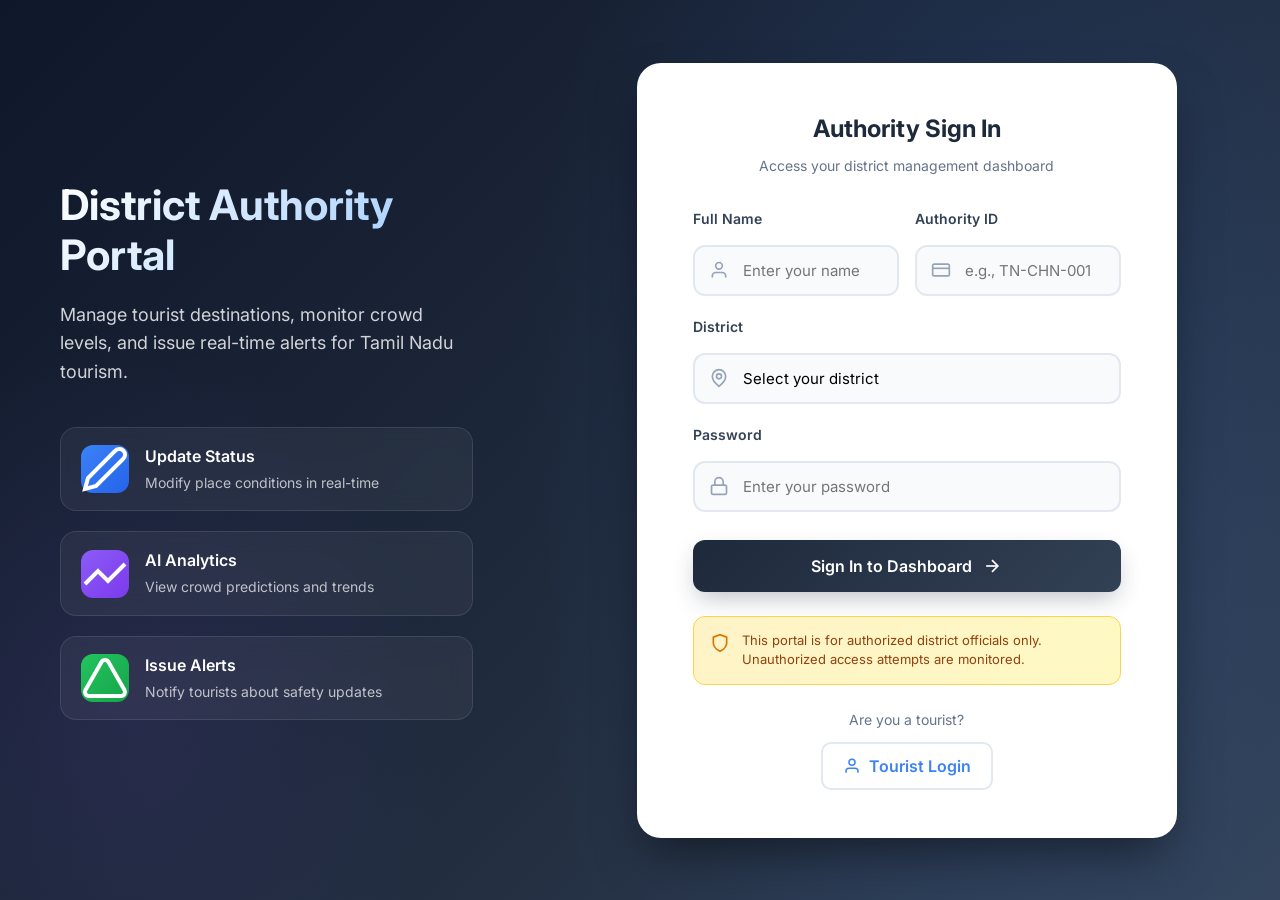
<file: authority-dashboard.html>
<!DOCTYPE html>
<html lang="en">

<head>
    <meta charset="UTF-8">
    <meta name="viewport" content="width=device-width, initial-scale=1.0">
    <title>Authority Dashboard - Tamil Nadu Tourism</title>
    <meta name="description" content="District Authority Dashboard for Tamil Nadu Tourism.">
    <link rel="preconnect" href="https://fonts.googleapis.com">
    <link rel="preconnect" href="https://fonts.gstatic.com" crossorigin>
    <link href="https://fonts.googleapis.com/css2?family=Inter:wght@400;500;600;700&display=swap" rel="stylesheet">
    <link rel="stylesheet" href="css/variables.css">
    <link rel="stylesheet" href="css/base.css">
    <link rel="stylesheet" href="css/components.css">
    <link rel="stylesheet" href="css/layout.css">
    <link rel="stylesheet" href="css/pages.css">
    <style>
        .dashboard-page {
            min-height: 100vh;
            background: linear-gradient(135deg, #f8fafc 0%, #eff6ff 50%, #f1f5f9 100%);
        }

        .dashboard-header {
            background: linear-gradient(135deg, #1e293b 0%, #0f172a 100%);
            color: white;
            box-shadow: 0 10px 40px -10px rgba(0, 0, 0, 0.3);
        }

        .dashboard-header .container {
            display: flex;
            align-items: center;
            justify-content: space-between;
            padding: 24px 0;
        }

        .dashboard-brand {
            display: flex;
            align-items: center;
            gap: 16px;
        }

        .dashboard-brand-icon {
            width: 52px;
            height: 52px;
            background: rgba(255, 255, 255, 0.15);
            backdrop-filter: blur(10px);
            border-radius: 14px;
            display: flex;
            align-items: center;
            justify-content: center;
        }

        .dashboard-brand-icon svg {
            width: 28px;
            height: 28px;
            color: white;
        }

        .dashboard-brand h1 {
            font-size: 24px;
            font-weight: 600;
        }

        .dashboard-brand p {
            font-size: 14px;
            opacity: 0.8;
        }

        .dashboard-actions {
            display: flex;
            align-items: center;
            gap: 12px;
        }

        .dashboard-btn {
            display: flex;
            align-items: center;
            gap: 8px;
            padding: 12px 16px;
            background: rgba(255, 255, 255, 0.1);
            border: none;
            border-radius: 12px;
            color: white;
            font-size: 14px;
            font-weight: 500;
            cursor: pointer;
            transition: all 0.2s;
            text-decoration: none;
        }

        .dashboard-btn:hover {
            background: rgba(255, 255, 255, 0.2);
        }

        .dashboard-btn svg {
            width: 20px;
            height: 20px;
        }

        .dashboard-btn.icon-only {
            padding: 12px;
            position: relative;
        }

        .notification-dot {
            position: absolute;
            top: 8px;
            right: 8px;
            width: 8px;
            height: 8px;
            background: #ef4444;
            border-radius: 50%;
        }

        /* Stats Grid */
        .stats-grid {
            display: grid;
            grid-template-columns: repeat(4, 1fr);
            gap: 24px;
            margin-bottom: 40px;
        }

        @media (max-width: 1024px) {
            .stats-grid {
                grid-template-columns: repeat(2, 1fr);
            }
        }

        @media (max-width: 640px) {
            .stats-grid {
                grid-template-columns: 1fr;
            }
        }

        .stat-card {
            border-radius: 20px;
            padding: 28px;
            box-shadow: 0 10px 30px -10px rgba(0, 0, 0, 0.1);
            border: 2px solid white;
        }

        .stat-card.red {
            background: linear-gradient(135deg, #fef2f2 0%, #fee2e2 100%);
        }

        .stat-card.amber {
            background: linear-gradient(135deg, #fffbeb 0%, #fef3c7 100%);
        }

        .stat-card.blue {
            background: linear-gradient(135deg, #eff6ff 0%, #dbeafe 100%);
        }

        .stat-card.purple {
            background: linear-gradient(135deg, #faf5ff 0%, #f3e8ff 100%);
        }

        .stat-card-icon {
            width: 52px;
            height: 52px;
            border-radius: 14px;
            display: flex;
            align-items: center;
            justify-content: center;
            margin-bottom: 20px;
        }

        .stat-card-icon svg {
            width: 26px;
            height: 26px;
            color: white;
        }

        .stat-card.red .stat-card-icon {
            background: linear-gradient(135deg, #ef4444, #dc2626);
        }

        .stat-card.amber .stat-card-icon {
            background: linear-gradient(135deg, #f59e0b, #d97706);
        }

        .stat-card.blue .stat-card-icon {
            background: linear-gradient(135deg, #3b82f6, #2563eb);
        }

        .stat-card.purple .stat-card-icon {
            background: linear-gradient(135deg, #8b5cf6, #7c3aed);
        }

        .stat-card-value {
            font-size: 32px;
            font-weight: 700;
            color: #1e293b;
            margin-bottom: 8px;
        }

        .stat-card-label {
            font-size: 15px;
            color: #475569;
            margin-bottom: 4px;
        }

        .stat-card-change {
            font-size: 13px;
            color: #64748b;
        }

        /* Quick Actions */
        .section-title {
            font-size: 24px;
            font-weight: 600;
            color: #1e293b;
            margin-bottom: 20px;
        }

        .actions-grid {
            display: grid;
            grid-template-columns: repeat(2, 1fr);
            gap: 24px;
            margin-bottom: 40px;
        }

        @media (max-width: 768px) {
            .actions-grid {
                grid-template-columns: 1fr;
            }
        }

        .action-card {
            background: white;
            border-radius: 20px;
            padding: 36px;
            box-shadow: 0 10px 30px -10px rgba(0, 0, 0, 0.1);
            cursor: pointer;
            transition: all 0.3s ease;
            text-decoration: none;
            color: inherit;
            display: block;
        }

        .action-card:hover {
            transform: translateY(-8px);
            box-shadow: 0 25px 50px -15px rgba(0, 0, 0, 0.15);
        }

        .action-card-icon {
            width: 68px;
            height: 68px;
            border-radius: 18px;
            display: flex;
            align-items: center;
            justify-content: center;
            margin-bottom: 24px;
            transition: transform 0.3s ease;
        }

        .action-card:hover .action-card-icon {
            transform: scale(1.1);
        }

        .action-card-icon svg {
            width: 32px;
            height: 32px;
            color: white;
        }

        .action-card-icon.blue {
            background: linear-gradient(135deg, #3b82f6, #2563eb);
        }

        .action-card-icon.purple {
            background: linear-gradient(135deg, #8b5cf6, #7c3aed);
        }

        .action-card-title {
            font-size: 20px;
            font-weight: 600;
            color: #1e293b;
            margin-bottom: 8px;
            transition: color 0.2s;
        }

        .action-card:hover .action-card-title {
            color: #3b82f6;
        }

        .action-card-desc {
            font-size: 15px;
            color: #64748b;
        }

        /* Recent Updates */
        .updates-card {
            background: white;
            border-radius: 20px;
            padding: 32px;
            box-shadow: 0 10px 30px -10px rgba(0, 0, 0, 0.1);
            margin-bottom: 32px;
        }

        .updates-card h2 {
            font-size: 24px;
            font-weight: 600;
            color: #1e293b;
            margin-bottom: 24px;
        }

        .update-item {
            display: flex;
            align-items: center;
            justify-content: space-between;
            padding: 18px 20px;
            background: #f8fafc;
            border-radius: 14px;
            margin-bottom: 12px;
            transition: background 0.2s;
        }

        .update-item:last-child {
            margin-bottom: 0;
        }

        .update-item:hover {
            background: #f1f5f9;
        }

        .update-item-left {
            display: flex;
            align-items: center;
            gap: 16px;
        }

        .update-item-icon {
            width: 24px;
            height: 24px;
        }

        .update-item-icon.success {
            color: #22c55e;
        }

        .update-item-icon.warning {
            color: #f59e0b;
        }

        .update-item-text h4 {
            font-size: 15px;
            font-weight: 600;
            color: #1e293b;
            margin-bottom: 2px;
        }

        .update-item-text p {
            font-size: 13px;
            color: #64748b;
        }

        .update-item-time {
            font-size: 13px;
            color: #94a3b8;
        }

        /* Info Banner */
        .info-banner {
            background: linear-gradient(135deg, #3b82f6 0%, #8b5cf6 100%);
            border-radius: 20px;
            padding: 32px;
            color: white;
            display: flex;
            gap: 20px;
            box-shadow: 0 20px 40px -15px rgba(59, 130, 246, 0.4);
        }

        .info-banner-icon {
            width: 52px;
            height: 52px;
            background: rgba(255, 255, 255, 0.2);
            backdrop-filter: blur(10px);
            border-radius: 14px;
            display: flex;
            align-items: center;
            justify-content: center;
            flex-shrink: 0;
        }

        .info-banner-icon svg {
            width: 26px;
            height: 26px;
        }

        .info-banner h3 {
            font-size: 20px;
            font-weight: 600;
            margin-bottom: 8px;
        }

        .info-banner p {
            font-size: 15px;
            opacity: 0.9;
            line-height: 1.6;
        }

        /* ================================
           MOBILE RESPONSIVE STYLES
        ================================ */

        @media (max-width: 768px) {
            .dashboard-header .container {
                padding: 16px 0;
                flex-wrap: wrap;
                gap: 12px;
            }

            .dashboard-brand {
                gap: 12px;
            }

            .dashboard-brand-icon {
                width: 40px;
                height: 40px;
                border-radius: 10px;
            }

            .dashboard-brand-icon svg {
                width: 20px;
                height: 20px;
            }

            .dashboard-brand h1 {
                font-size: 18px;
            }

            .dashboard-brand p {
                font-size: 12px;
            }

            .dashboard-actions {
                gap: 8px;
            }

            .dashboard-btn {
                padding: 10px 12px;
                font-size: 13px;
                border-radius: 10px;
            }

            .dashboard-btn svg {
                width: 18px;
                height: 18px;
            }

            .dashboard-btn span {
                display: none;
            }

            .dashboard-btn.icon-only {
                padding: 10px;
            }

            /* Stats Grid Mobile */
            .stats-grid {
                gap: 12px;
                margin-bottom: 24px;
            }

            .stat-card {
                padding: 18px;
                border-radius: 16px;
            }

            .stat-card-icon {
                width: 40px;
                height: 40px;
                border-radius: 10px;
                margin-bottom: 12px;
            }

            .stat-card-icon svg {
                width: 20px;
                height: 20px;
            }

            .stat-card-value {
                font-size: 24px;
                margin-bottom: 4px;
            }

            .stat-card-label {
                font-size: 13px;
            }

            .stat-card-change {
                font-size: 11px;
            }

            /* Section Title Mobile */
            .section-title {
                font-size: 18px;
                margin-bottom: 14px;
            }

            /* Actions Grid Mobile */
            .actions-grid {
                gap: 12px;
                margin-bottom: 24px;
            }

            .action-card {
                padding: 20px;
                border-radius: 16px;
            }

            .action-card-icon {
                width: 48px;
                height: 48px;
                border-radius: 12px;
                margin-bottom: 14px;
            }

            .action-card-icon svg {
                width: 24px;
                height: 24px;
            }

            .action-card-title {
                font-size: 16px;
                margin-bottom: 4px;
            }

            .action-card-desc {
                font-size: 13px;
            }

            /* Updates Card Mobile */
            .updates-card {
                padding: 18px;
                border-radius: 16px;
                margin-bottom: 20px;
            }

            .updates-card h2 {
                font-size: 18px;
                margin-bottom: 14px;
            }

            .update-item {
                padding: 12px 14px;
                border-radius: 10px;
                margin-bottom: 8px;
            }

            .update-item-left {
                gap: 10px;
            }

            .update-item-icon {
                width: 20px;
                height: 20px;
            }

            .update-item-text h4 {
                font-size: 13px;
            }

            .update-item-text p {
                font-size: 11px;
            }

            .update-item-time {
                font-size: 11px;
            }

            /* Info Banner Mobile */
            .info-banner {
                padding: 18px;
                border-radius: 16px;
                flex-direction: column;
                gap: 14px;
            }

            .info-banner-icon {
                width: 40px;
                height: 40px;
                border-radius: 10px;
            }

            .info-banner-icon svg {
                width: 20px;
                height: 20px;
            }

            .info-banner h3 {
                font-size: 16px;
                margin-bottom: 6px;
            }

            .info-banner p {
                font-size: 13px;
                line-height: 1.5;
            }
        }

        @media (max-width: 480px) {
            .dashboard-brand h1 {
                font-size: 16px;
            }

            .stat-card-value {
                font-size: 20px;
            }

            .action-card {
                padding: 16px;
            }

            .action-card-icon {
                width: 40px;
                height: 40px;
            }

            .action-card-icon svg {
                width: 20px;
                height: 20px;
            }
        }
    </style>
</head>

<body>
    <div class="dashboard-page">
        <!-- Header -->
        <div class="dashboard-header">
            <div class="container">
                <div class="dashboard-brand">
                    <div class="dashboard-brand-icon">
                        <svg viewBox="0 0 24 24" fill="none" stroke="currentColor" stroke-width="2">
                            <rect width="7" height="9" x="3" y="3" rx="1"></rect>
                            <rect width="7" height="5" x="14" y="3" rx="1"></rect>
                            <rect width="7" height="9" x="14" y="12" rx="1"></rect>
                            <rect width="7" height="5" x="3" y="16" rx="1"></rect>
                        </svg>
                    </div>
                    <div>
                        <h1>District Authority Dashboard</h1>
                        <p id="auth-district-display">Chennai District • Tamil Nadu Tourism</p>
                    </div>
                </div>
                <div class="dashboard-actions">
                    <button class="dashboard-btn icon-only">
                        <svg viewBox="0 0 24 24" fill="none" stroke="currentColor" stroke-width="2">
                            <path d="M6 8a6 6 0 0 1 12 0c0 7 3 9 3 9H3s3-2 3-9"></path>
                            <path d="M10.3 21a1.94 1.94 0 0 0 3.4 0"></path>
                        </svg>
                        <span class="notification-dot"></span>
                    </button>
                    <a href="login.html" class="dashboard-btn" onclick="sessionStorage.clear()">
                        <svg viewBox="0 0 24 24" fill="none" stroke="currentColor" stroke-width="2">
                            <path d="M9 21H5a2 2 0 0 1-2-2V5a2 2 0 0 1 2-2h4"></path>
                            <polyline points="16 17 21 12 16 7"></polyline>
                            <line x1="21" x2="9" y1="12" y2="12"></line>
                        </svg>
                        <span>Logout</span>
                    </a>
                </div>
            </div>
        </div>

        <div class="container py-6">
            <!-- Welcome Message -->
            <div style="margin-bottom: 32px;">
                <h2 style="font-size: 28px; font-weight: 600; color: #1e293b; margin-bottom: 4px;">Welcome back, <span
                        id="auth-name-display">Authority</span>!</h2>
                <p style="font-size: 15px; color: #64748b;">Authority ID: <strong
                        id="auth-id-display">TN-XXX-000</strong></p>
            </div>

            <!-- Stats Grid -->
            <div class="stats-grid">
                <div class="stat-card red">
                    <div class="stat-card-icon">
                        <svg viewBox="0 0 24 24" fill="none" stroke="currentColor" stroke-width="2">
                            <path d="m21.73 18-8-14a2 2 0 0 0-3.48 0l-8 14A2 2 0 0 0 4 21h16a2 2 0 0 0 1.73-3Z"></path>
                            <path d="M12 9v4"></path>
                            <path d="M12 17h.01"></path>
                        </svg>
                    </div>
                    <div class="stat-card-value">3</div>
                    <div class="stat-card-label">Active Alerts</div>
                    <div class="stat-card-change">+1 today</div>
                </div>

                <div class="stat-card amber">
                    <div class="stat-card-icon">
                        <svg viewBox="0 0 24 24" fill="none" stroke="currentColor" stroke-width="2">
                            <path d="M16 21v-2a4 4 0 0 0-4-4H6a4 4 0 0 0-4 4v2"></path>
                            <circle cx="9" cy="7" r="4"></circle>
                            <path d="M22 21v-2a4 4 0 0 0-3-3.87"></path>
                            <path d="M16 3.13a4 4 0 0 1 0 7.75"></path>
                        </svg>
                    </div>
                    <div class="stat-card-value">Medium</div>
                    <div class="stat-card-label">Avg Crowd Level</div>
                    <div class="stat-card-change">Stable</div>
                </div>

                <div class="stat-card blue">
                    <div class="stat-card-icon">
                        <svg viewBox="0 0 24 24" fill="none" stroke="currentColor" stroke-width="2">
                            <path d="M17.5 19H9a7 7 0 1 1 6.71-9h1.79a4.5 4.5 0 1 1 0 9Z"></path>
                        </svg>
                    </div>
                    <div class="stat-card-value">Low</div>
                    <div class="stat-card-label">Weather Risk</div>
                    <div class="stat-card-change">All clear</div>
                </div>

                <div class="stat-card purple">
                    <div class="stat-card-icon">
                        <svg viewBox="0 0 24 24" fill="none" stroke="currentColor" stroke-width="2">
                            <polyline points="22 7 13.5 15.5 8.5 10.5 2 17"></polyline>
                            <polyline points="16 7 22 7 22 13"></polyline>
                        </svg>
                    </div>
                    <div class="stat-card-value">2</div>
                    <div class="stat-card-label">AI Warnings</div>
                    <div class="stat-card-change">Crowd surge predicted</div>
                </div>
            </div>

            <!-- Quick Actions -->
            <h2 class="section-title">Quick Actions</h2>
            <div class="actions-grid">
                <a href="update-status.html" class="action-card">
                    <div class="action-card-icon blue">
                        <svg viewBox="0 0 24 24" fill="none" stroke="currentColor" stroke-width="2">
                            <path d="M17 3a2.85 2.83 0 1 1 4 4L7.5 20.5 2 22l1.5-5.5Z"></path>
                            <path d="m15 5 4 4"></path>
                        </svg>
                    </div>
                    <h3 class="action-card-title">Update Place Status</h3>
                    <p class="action-card-desc">Modify tourist place conditions and capacity</p>
                </a>

                <a href="monitor-analytics.html" class="action-card">
                    <div class="action-card-icon purple">
                        <svg viewBox="0 0 24 24" fill="none" stroke="currentColor" stroke-width="2">
                            <line x1="12" x2="12" y1="20" y2="10"></line>
                            <line x1="18" x2="18" y1="20" y2="4"></line>
                            <line x1="6" x2="6" y1="20" y2="16"></line>
                        </svg>
                    </div>
                    <h3 class="action-card-title">Monitor & Analytics</h3>
                    <p class="action-card-desc">View crowd trends and AI predictions</p>
                </a>
            </div>

            <!-- Recent Updates -->
            <div class="updates-card">
                <h2>Recent Updates</h2>

                <div class="update-item">
                    <div class="update-item-left">
                        <svg class="update-item-icon success" viewBox="0 0 24 24" fill="none" stroke="currentColor"
                            stroke-width="2">
                            <path d="M22 11.08V12a10 10 0 1 1-5.93-9.14"></path>
                            <polyline points="22 4 12 14.01 9 11.01"></polyline>
                        </svg>
                        <div class="update-item-text">
                            <h4>Meenakshi Temple</h4>
                            <p>Updated</p>
                        </div>
                    </div>
                    <span class="update-item-time">10 min ago</span>
                </div>

                <div class="update-item">
                    <div class="update-item-left">
                        <svg class="update-item-icon warning" viewBox="0 0 24 24" fill="none" stroke="currentColor"
                            stroke-width="2">
                            <path d="m21.73 18-8-14a2 2 0 0 0-3.48 0l-8 14A2 2 0 0 0 4 21h16a2 2 0 0 0 1.73-3Z"></path>
                            <path d="M12 9v4"></path>
                            <path d="M12 17h.01"></path>
                        </svg>
                        <div class="update-item-text">
                            <h4>Marina Beach</h4>
                            <p>Alert Issued</p>
                        </div>
                    </div>
                    <span class="update-item-time">25 min ago</span>
                </div>

                <div class="update-item">
                    <div class="update-item-left">
                        <svg class="update-item-icon success" viewBox="0 0 24 24" fill="none" stroke="currentColor"
                            stroke-width="2">
                            <path d="M22 11.08V12a10 10 0 1 1-5.93-9.14"></path>
                            <polyline points="22 4 12 14.01 9 11.01"></polyline>
                        </svg>
                        <div class="update-item-text">
                            <h4>Botanical Gardens</h4>
                            <p>Capacity Updated</p>
                        </div>
                    </div>
                    <span class="update-item-time">1 hour ago</span>
                </div>

                <div class="update-item">
                    <div class="update-item-left">
                        <svg class="update-item-icon success" viewBox="0 0 24 24" fill="none" stroke="currentColor"
                            stroke-width="2">
                            <path d="M22 11.08V12a10 10 0 1 1-5.93-9.14"></path>
                            <polyline points="22 4 12 14.01 9 11.01"></polyline>
                        </svg>
                        <div class="update-item-text">
                            <h4>Fort St. George</h4>
                            <p>Weather Updated</p>
                        </div>
                    </div>
                    <span class="update-item-time">2 hours ago</span>
                </div>
            </div>

            <!-- Info Banner -->
            <div class="info-banner">
                <div class="info-banner-icon">
                    <svg viewBox="0 0 24 24" fill="none" stroke="currentColor" stroke-width="2">
                        <polyline points="22 7 13.5 15.5 8.5 10.5 2 17"></polyline>
                        <polyline points="16 7 22 7 22 13"></polyline>
                    </svg>
                </div>
                <div>
                    <h3>AI-Powered Monitoring Active</h3>
                    <p>The system is continuously analyzing crowd patterns, weather conditions, and tourist behavior to
                        provide intelligent predictions and early warnings. All data is verified before publication.</p>
                </div>
            </div>
        </div>
    </div>

    <script>
        // Check authentication
        if (sessionStorage.getItem('userRole') !== 'authority') {
            window.location.href = 'authority-login.html';
        }

        // Display user info
        const name = sessionStorage.getItem('authorityName') || 'Authority';
        const district = sessionStorage.getItem('authorityDistrict') || 'District';
        const id = sessionStorage.getItem('authorityId') || 'TN-XXX-000';

        document.getElementById('auth-name-display').textContent = name;
        document.getElementById('auth-district-display').textContent = `${district} District • Tamil Nadu Tourism`;
        document.getElementById('auth-id-display').textContent = id;
    </script>
</body>

</html>
</file>
<file: css/variables.css>
/* Design Tokens - Tamil Nadu Tourism */
:root {
  /* Colors */
  --color-primary: #2563eb;
  --color-primary-dark: #1d4ed8;
  --color-primary-light: #3b82f6;
  --color-secondary: #7c3aed;
  
  --color-success: #22c55e;
  --color-warning: #f59e0b;
  --color-danger: #ef4444;
  --color-info: #06b6d4;
  
  /* Neutrals */
  --color-white: #ffffff;
  --color-gray-50: #f9fafb;
  --color-gray-100: #f3f4f6;
  --color-gray-200: #e5e7eb;
  --color-gray-300: #d1d5db;
  --color-gray-400: #9ca3af;
  --color-gray-500: #6b7280;
  --color-gray-600: #4b5563;
  --color-gray-700: #374151;
  --color-gray-800: #1f2937;
  --color-gray-900: #111827;
  
  /* Spacing (compact scale) */
  --space-1: 4px;
  --space-2: 8px;
  --space-3: 12px;
  --space-4: 16px;
  --space-5: 20px;
  --space-6: 24px;
  --space-8: 32px;
  --space-10: 40px;
  --space-12: 48px;
  --space-16: 64px;
  
  /* Typography */
  --font-family: 'Inter', -apple-system, BlinkMacSystemFont, 'Segoe UI', sans-serif;
  --font-size-xs: 0.75rem;
  --font-size-sm: 0.875rem;
  --font-size-base: 1rem;
  --font-size-lg: 1.125rem;
  --font-size-xl: 1.25rem;
  --font-size-2xl: 1.5rem;
  --font-size-3xl: 1.875rem;
  --font-size-4xl: 2.25rem;
  
  --font-weight-normal: 400;
  --font-weight-medium: 500;
  --font-weight-semibold: 600;
  --font-weight-bold: 700;
  
  --line-height-tight: 1.25;
  --line-height-normal: 1.5;
  --line-height-relaxed: 1.625;
  
  /* Border Radius */
  --radius-sm: 6px;
  --radius-md: 8px;
  --radius-lg: 12px;
  --radius-xl: 16px;
  --radius-2xl: 20px;
  --radius-full: 9999px;
  
  /* Shadows */
  --shadow-sm: 0 1px 2px rgba(0,0,0,0.05);
  --shadow-md: 0 4px 6px -1px rgba(0,0,0,0.1), 0 2px 4px -1px rgba(0,0,0,0.06);
  --shadow-lg: 0 10px 15px -3px rgba(0,0,0,0.1), 0 4px 6px -2px rgba(0,0,0,0.05);
  --shadow-xl: 0 20px 25px -5px rgba(0,0,0,0.1), 0 10px 10px -5px rgba(0,0,0,0.04);
  --shadow-2xl: 0 25px 50px -12px rgba(0,0,0,0.25);
  
  /* Transitions */
  --transition-fast: 150ms ease;
  --transition-normal: 200ms ease;
  --transition-slow: 300ms ease;
  
  /* Container */
  --container-max: 1200px;
  --container-padding: 16px;
}

@media (min-width: 768px) {
  :root {
    --container-padding: 24px;
  }
}
</file>
<file: css/base.css>
/* Base Styles & Reset */
*,
*::before,
*::after {
    box-sizing: border-box;
    margin: 0;
    padding: 0;
}

html {
    font-size: 16px;
    scroll-behavior: smooth;
    -webkit-font-smoothing: antialiased;
    -moz-osx-font-smoothing: grayscale;
}

body {
    font-family: var(--font-family);
    font-size: var(--font-size-base);
    line-height: var(--line-height-normal);
    color: var(--color-gray-900);
    background: linear-gradient(135deg, var(--color-white) 0%, var(--color-gray-50) 50%, #eff6ff 100%);
    min-height: 100vh;
}

img {
    max-width: 100%;
    height: auto;
    display: block;
}

a {
    color: inherit;
    text-decoration: none;
}

button {
    font-family: inherit;
    font-size: inherit;
    cursor: pointer;
    border: none;
    background: none;
}

input,
textarea,
select {
    font-family: inherit;
    font-size: inherit;
}

ul,
ol {
    list-style: none;
}

/* Focus States */
:focus-visible {
    outline: 2px solid var(--color-primary);
    outline-offset: 2px;
}

/* Selection */
::selection {
    background: var(--color-primary);
    color: var(--color-white);
}

/* Scrollbar */
::-webkit-scrollbar {
    width: 8px;
    height: 8px;
}

::-webkit-scrollbar-track {
    background: var(--color-gray-100);
}

::-webkit-scrollbar-thumb {
    background: var(--color-gray-300);
    border-radius: var(--radius-full);
}

::-webkit-scrollbar-thumb:hover {
    background: var(--color-gray-400);
}

/* Page Visibility */
.page {
    display: none;
    animation: fadeIn 0.3s ease;
}

.page.active {
    display: block;
}

@keyframes fadeIn {
    from {
        opacity: 0;
        transform: translateY(10px);
    }

    to {
        opacity: 1;
        transform: translateY(0);
    }
}

/* Hidden utility */
.hidden {
    display: none !important;
}

.sr-only {
    position: absolute;
    width: 1px;
    height: 1px;
    padding: 0;
    margin: -1px;
    overflow: hidden;
    clip: rect(0, 0, 0, 0);
    border: 0;
}

/* ================================
   MOBILE RESPONSIVE STYLES
================================ */

/* Mobile Font Scaling */
@media (max-width: 768px) {
    html {
        font-size: 14px;
    }
}

@media (max-width: 480px) {
    html {
        font-size: 13px;
    }
}

@media (max-width: 360px) {
    html {
        font-size: 12px;
    }
}

/* Mobile Container */
@media (max-width: 768px) {
    .container {
        padding-left: 12px;
        padding-right: 12px;
    }
}

@media (max-width: 480px) {
    .container {
        padding-left: 10px;
        padding-right: 10px;
    }
}

/* Mobile Spacing */
@media (max-width: 768px) {
    .py-6 {
        padding-top: 0.875rem;
        padding-bottom: 0.875rem;
    }

    .py-4 {
        padding-top: 0.75rem;
        padding-bottom: 0.75rem;
    }

    .mb-6 {
        margin-bottom: 0.875rem;
    }

    .mb-8 {
        margin-bottom: 1.25rem;
    }

    .mb-4 {
        margin-bottom: 0.75rem;
    }

    .gap-4 {
        gap: 10px;
    }

    .gap-6 {
        gap: 12px;
    }

    .gap-3 {
        gap: 8px;
    }
}

@media (max-width: 480px) {
    .py-6 {
        padding-top: 0.75rem;
        padding-bottom: 0.75rem;
    }

    .py-4 {
        padding-top: 0.625rem;
        padding-bottom: 0.625rem;
    }

    .mb-6 {
        margin-bottom: 0.75rem;
    }

    .mb-8 {
        margin-bottom: 1rem;
    }

    .gap-4 {
        gap: 8px;
    }

    .gap-6 {
        gap: 10px;
    }

    .gap-3 {
        gap: 6px;
    }
}

/* Mobile Text Scaling */
@media (max-width: 768px) {
    .text-4xl {
        font-size: 1.625rem;
    }

    .text-3xl {
        font-size: 1.375rem;
    }

    .text-2xl {
        font-size: 1.125rem;
    }

    .text-xl {
        font-size: 1rem;
    }

    .text-lg {
        font-size: 0.9375rem;
    }
}

@media (max-width: 480px) {
    .text-4xl {
        font-size: 1.375rem;
    }

    .text-3xl {
        font-size: 1.125rem;
    }

    .text-2xl {
        font-size: 1rem;
    }

    .text-xl {
        font-size: 0.9375rem;
    }

    .text-lg {
        font-size: 0.875rem;
    }

    .text-sm {
        font-size: 0.75rem;
    }
}

@media (max-width: 360px) {
    .text-4xl {
        font-size: 1.25rem;
    }

    .text-3xl {
        font-size: 1.0625rem;
    }

    .text-2xl {
        font-size: 0.9375rem;
    }

    .text-xl {
        font-size: 0.875rem;
    }

    .text-lg {
        font-size: 0.8125rem;
    }

    .text-sm {
        font-size: 0.6875rem;
    }
}

/* Mobile Card Scaling */
@media (max-width: 768px) {
    .card {
        border-radius: 12px;
    }

    .card-body {
        padding: 12px;
    }

    .card-img {
        height: 120px;
    }

    .p-6 {
        padding: 12px;
    }

    .p-4 {
        padding: 10px;
    }

    .p-5 {
        padding: 10px;
    }
}

@media (max-width: 480px) {
    .card {
        border-radius: 10px;
    }

    .card-body {
        padding: 10px;
    }

    .card-img {
        height: 100px;
    }

    .p-6 {
        padding: 10px;
    }

    .p-4 {
        padding: 8px;
    }

    .p-5 {
        padding: 8px;
    }
}

@media (max-width: 360px) {
    .card {
        border-radius: 8px;
    }

    .card-body {
        padding: 8px;
    }

    .card-img {
        height: 85px;
    }

    .p-6 {
        padding: 8px;
    }

    .p-4 {
        padding: 6px;
    }
}

/* Mobile Section Scaling */
@media (max-width: 768px) {
    .section {
        padding: 1.25rem 0;
    }

    .section-header {
        margin-bottom: 1rem;
    }

    .section-title {
        font-size: 1.25rem;
        margin-bottom: 0.375rem;
    }

    .section-subtitle {
        font-size: 0.875rem;
    }
}

@media (max-width: 480px) {
    .section {
        padding: 1rem 0;
    }

    .section-header {
        margin-bottom: 0.75rem;
    }

    .section-title {
        font-size: 1.125rem;
        margin-bottom: 0.25rem;
    }

    .section-subtitle {
        font-size: 0.8125rem;
    }
}

/* Mobile Button Scaling */
@media (max-width: 768px) {
    .btn {
        padding: 0.625rem 1rem;
        font-size: 0.875rem;
    }

    .btn-lg {
        padding: 0.75rem 1.25rem;
        font-size: 0.9375rem;
    }

    .btn-icon {
        width: 36px;
        height: 36px;
    }
}

@media (max-width: 480px) {
    .btn {
        padding: 0.5rem 0.875rem;
        font-size: 0.8125rem;
    }

    .btn-lg {
        padding: 0.625rem 1rem;
        font-size: 0.875rem;
    }

    .btn-icon {
        width: 32px;
        height: 32px;
    }
}

/* Mobile Badge Scaling */
@media (max-width: 768px) {
    .badge {
        padding: 0.1875rem 0.5rem;
        font-size: 0.625rem;
    }
}

@media (max-width: 480px) {
    .badge {
        padding: 0.125rem 0.375rem;
        font-size: 0.5625rem;
    }
}

/* Mobile Icon Scaling */
@media (max-width: 768px) {
    .icon {
        width: 18px;
        height: 18px;
    }

    .icon-lg {
        width: 20px;
        height: 20px;
    }

    .icon-sm {
        width: 14px;
        height: 14px;
    }
}

@media (max-width: 480px) {
    .icon {
        width: 16px;
        height: 16px;
    }

    .icon-lg {
        width: 18px;
        height: 18px;
    }

    .icon-sm {
        width: 12px;
        height: 12px;
    }
}

/* Mobile Avatar Scaling */
@media (max-width: 768px) {
    .avatar {
        width: 36px;
        height: 36px;
    }
}

@media (max-width: 480px) {
    .avatar {
        width: 32px;
        height: 32px;
    }
}

/* Hide on Mobile */
@media (max-width: 640px) {
    .hide-mobile {
        display: none !important;
    }
}

/* Show only on Mobile */
@media (min-width: 641px) {
    .show-mobile-only {
        display: none !important;
    }
}
</file>
<file: css/components.css>
/* Reusable Components */

/* Container */
.container {
    width: 100%;
    max-width: var(--container-max);
    margin: 0 auto;
    padding: 0 var(--container-padding);
}

/* Buttons */
.btn {
    display: inline-flex;
    align-items: center;
    justify-content: center;
    gap: var(--space-2);
    padding: var(--space-3) var(--space-5);
    font-weight: var(--font-weight-medium);
    border-radius: var(--radius-lg);
    transition: all var(--transition-normal);
    white-space: nowrap;
}

.btn-primary {
    background: linear-gradient(135deg, var(--color-primary) 0%, var(--color-primary-dark) 100%);
    color: var(--color-white);
    box-shadow: var(--shadow-md);
}

.btn-primary:hover {
    transform: translateY(-2px);
    box-shadow: var(--shadow-lg), 0 4px 20px rgba(37, 99, 235, 0.3);
}

.btn-secondary {
    background: var(--color-white);
    color: var(--color-primary);
    border: 2px solid var(--color-gray-200);
}

.btn-secondary:hover {
    border-color: var(--color-primary);
    background: var(--color-gray-50);
}

.btn-ghost {
    background: rgba(255, 255, 255, 0.1);
    color: var(--color-white);
    backdrop-filter: blur(10px);
    border: 2px solid rgba(255, 255, 255, 0.3);
}

.btn-ghost:hover {
    background: rgba(255, 255, 255, 0.2);
}

.btn-pill {
    border-radius: var(--radius-full);
    padding: var(--space-3) var(--space-6);
}

.btn-lg {
    padding: var(--space-4) var(--space-8);
    font-size: var(--font-size-lg);
}

.btn-icon {
    width: 40px;
    height: 40px;
    padding: 0;
    border-radius: var(--radius-full);
}

/* Cards */
.card {
    background: var(--color-white);
    border-radius: var(--radius-xl);
    box-shadow: var(--shadow-md);
    overflow: hidden;
    transition: all var(--transition-normal);
}

.card:hover {
    box-shadow: var(--shadow-xl);
    transform: translateY(-4px);
}

.card-body {
    padding: var(--space-4);
}

.card-img {
    width: 100%;
    height: 160px;
    object-fit: cover;
}

/* Badges */
.badge {
    display: inline-flex;
    align-items: center;
    gap: var(--space-1);
    padding: var(--space-1) var(--space-3);
    font-size: var(--font-size-xs);
    font-weight: var(--font-weight-medium);
    border-radius: var(--radius-full);
    text-transform: uppercase;
}

.badge-success {
    background: var(--color-success);
    color: var(--color-white);
}

.badge-warning {
    background: var(--color-warning);
    color: var(--color-white);
}

.badge-danger {
    background: var(--color-danger);
    color: var(--color-white);
}

.badge-info {
    background: var(--color-info);
    color: var(--color-white);
}

.badge-primary {
    background: var(--color-primary);
    color: var(--color-white);
}

.badge-outline {
    background: transparent;
    border: 1px solid currentColor;
}

/* Filter Pills */
.filter-pill {
    padding: var(--space-2) var(--space-4);
    border-radius: var(--radius-full);
    font-size: var(--font-size-sm);
    font-weight: var(--font-weight-medium);
    background: var(--color-white);
    color: var(--color-gray-700);
    border: 2px solid var(--color-gray-200);
    cursor: pointer;
    transition: all var(--transition-fast);
}

.filter-pill:hover {
    border-color: var(--color-primary-light);
    color: var(--color-primary);
}

.filter-pill.active {
    background: var(--color-primary);
    color: var(--color-white);
    border-color: var(--color-primary);
    box-shadow: var(--shadow-md);
}

/* Inputs */
.input-group {
    position: relative;
}

.input-icon {
    position: absolute;
    left: var(--space-4);
    top: 50%;
    transform: translateY(-50%);
    color: var(--color-gray-400);
    pointer-events: none;
}

.input {
    width: 100%;
    padding: var(--space-3) var(--space-4);
    padding-left: var(--space-12);
    border: 2px solid var(--color-gray-200);
    border-radius: var(--radius-lg);
    font-size: var(--font-size-base);
    transition: all var(--transition-fast);
    background: var(--color-white);
}

.input:focus {
    outline: none;
    border-color: var(--color-primary);
    box-shadow: 0 0 0 3px rgba(37, 99, 235, 0.1);
}

.input::placeholder {
    color: var(--color-gray-400);
}

/* Navigation */
.navbar {
    position: sticky;
    top: 0;
    z-index: 100;
    background: rgba(255, 255, 255, 0.9);
    backdrop-filter: blur(10px);
    box-shadow: var(--shadow-sm);
}

.navbar-inner {
    display: flex;
    align-items: center;
    justify-content: space-between;
    height: 60px;
}

.navbar-brand {
    display: flex;
    align-items: center;
    gap: var(--space-3);
}

.navbar-logo {
    width: 36px;
    height: 36px;
    background: linear-gradient(135deg, var(--color-primary) 0%, var(--color-primary-dark) 100%);
    border-radius: var(--radius-lg);
    display: flex;
    align-items: center;
    justify-content: center;
    font-size: 18px;
}

.navbar-title {
    font-weight: var(--font-weight-semibold);
    color: var(--color-gray-900);
}

.navbar-subtitle {
    font-size: var(--font-size-xs);
    color: var(--color-gray-500);
}

.navbar-logo-img {
    height: 40px;
    width: auto;
    object-fit: contain;
}

/* Icon */
.icon {
    width: 20px;
    height: 20px;
    flex-shrink: 0;
}

.icon-sm {
    width: 16px;
    height: 16px;
}

.icon-lg {
    width: 24px;
    height: 24px;
}

/* Avatar */
.avatar {
    width: 40px;
    height: 40px;
    border-radius: var(--radius-full);
    background: linear-gradient(135deg, var(--color-primary) 0%, var(--color-secondary) 100%);
    display: flex;
    align-items: center;
    justify-content: center;
    color: var(--color-white);
}

/* Overlay */
.overlay {
    position: fixed;
    inset: 0;
    background: rgba(0, 0, 0, 0.5);
    backdrop-filter: blur(4px);
    z-index: 200;
    display: none;
    align-items: center;
    justify-content: center;
    padding: var(--space-4);
}

.overlay.active {
    display: flex;
}

/* Info Box */
.info-box {
    display: flex;
    align-items: flex-start;
    gap: var(--space-3);
    padding: var(--space-4);
    border-radius: var(--radius-lg);
    background: var(--color-gray-50);
}

.info-box-icon {
    width: 36px;
    height: 36px;
    border-radius: var(--radius-md);
    display: flex;
    align-items: center;
    justify-content: center;
    flex-shrink: 0;
}

.info-box-success {
    background: #dcfce7;
}

.info-box-success .info-box-icon {
    background: var(--color-success);
    color: white;
}

.info-box-warning {
    background: #fef3c7;
}

.info-box-warning .info-box-icon {
    background: var(--color-warning);
    color: white;
}

.info-box-danger {
    background: #fee2e2;
}

.info-box-danger .info-box-icon {
    background: var(--color-danger);
    color: white;
}

.info-box-info {
    background: #dbeafe;
}

.info-box-info .info-box-icon {
    background: var(--color-primary);
    color: white;
}
</file>
<file: css/layout.css>
/* Layout & Utilities */

/* Grid System */
.grid {
    display: grid;
    gap: var(--space-4);
}

.grid-2 {
    grid-template-columns: repeat(2, 1fr);
}

.grid-3 {
    grid-template-columns: repeat(3, 1fr);
}

.grid-4 {
    grid-template-columns: repeat(4, 1fr);
}

@media (max-width: 1024px) {
    .grid-4 {
        grid-template-columns: repeat(3, 1fr);
    }
}

@media (max-width: 768px) {

    .grid-4,
    .grid-3 {
        grid-template-columns: repeat(2, 1fr);
    }
}

@media (max-width: 480px) {

    .grid-4,
    .grid-3,
    .grid-2 {
        grid-template-columns: 1fr;
    }
}

/* Flex Utilities */
.flex {
    display: flex;
}

.flex-col {
    flex-direction: column;
}

.flex-wrap {
    flex-wrap: wrap;
}

.items-center {
    align-items: center;
}

.items-start {
    align-items: flex-start;
}

.justify-center {
    justify-content: center;
}

.justify-between {
    justify-content: space-between;
}

.gap-1 {
    gap: var(--space-1);
}

.gap-2 {
    gap: var(--space-2);
}

.gap-3 {
    gap: var(--space-3);
}

.gap-4 {
    gap: var(--space-4);
}

.gap-6 {
    gap: var(--space-6);
}

/* Spacing */
.p-4 {
    padding: var(--space-4);
}

.p-6 {
    padding: var(--space-6);
}

.py-4 {
    padding-top: var(--space-4);
    padding-bottom: var(--space-4);
}

.py-6 {
    padding-top: var(--space-6);
    padding-bottom: var(--space-6);
}

.px-4 {
    padding-left: var(--space-4);
    padding-right: var(--space-4);
}

.mb-2 {
    margin-bottom: var(--space-2);
}

.mb-3 {
    margin-bottom: var(--space-3);
}

.mb-4 {
    margin-bottom: var(--space-4);
}

.mb-6 {
    margin-bottom: var(--space-6);
}

.mb-8 {
    margin-bottom: var(--space-8);
}

.mt-4 {
    margin-top: var(--space-4);
}

.mt-6 {
    margin-top: var(--space-6);
}

/* Text */
.text-center {
    text-align: center;
}

.text-sm {
    font-size: var(--font-size-sm);
}

.text-lg {
    font-size: var(--font-size-lg);
}

.text-xl {
    font-size: var(--font-size-xl);
}

.text-2xl {
    font-size: var(--font-size-2xl);
}

.text-3xl {
    font-size: var(--font-size-3xl);
}

.text-4xl {
    font-size: var(--font-size-4xl);
}

.font-medium {
    font-weight: var(--font-weight-medium);
}

.font-semibold {
    font-weight: var(--font-weight-semibold);
}

.font-bold {
    font-weight: var(--font-weight-bold);
}

.text-gray-500 {
    color: var(--color-gray-500);
}

.text-gray-600 {
    color: var(--color-gray-600);
}

.text-gray-700 {
    color: var(--color-gray-700);
}

.text-white {
    color: var(--color-white);
}

.text-primary {
    color: var(--color-primary);
}

/* Hero Section */
.hero {
    position: relative;
    height: 350px;
    overflow: hidden;
}

@media (min-width: 768px) {
    .hero {
        height: 400px;
    }
}

.hero-slides {
    position: relative;
    height: 100%;
}

.hero-slide {
    position: absolute;
    inset: 0;
    opacity: 0;
    transition: opacity 0.8s ease;
}

.hero-slide.active {
    opacity: 1;
}

.hero-img {
    width: 100%;
    height: 100%;
    object-fit: cover;
}

.hero-overlay {
    position: absolute;
    inset: 0;
    background: linear-gradient(to top, rgba(0, 0, 0, 0.7) 0%, rgba(0, 0, 0, 0.3) 50%, transparent 100%);
}

.hero-content {
    position: absolute;
    bottom: 0;
    left: 0;
    right: 0;
    padding: var(--space-6);
    color: var(--color-white);
}

.hero-content h1 {
    font-size: var(--font-size-2xl);
    font-weight: var(--font-weight-bold);
    margin-bottom: var(--space-3);
    line-height: var(--line-height-tight);
}

@media (min-width: 768px) {
    .hero-content h1 {
        font-size: var(--font-size-4xl);
    }
}

.hero-content p {
    font-size: var(--font-size-base);
    opacity: 0.9;
    margin-bottom: var(--space-4);
}

@media (min-width: 768px) {
    .hero-content p {
        font-size: var(--font-size-lg);
    }
}

.hero-dots {
    display: flex;
    gap: var(--space-2);
    margin-top: var(--space-4);
}

.hero-dot {
    width: 8px;
    height: 8px;
    border-radius: var(--radius-full);
    background: rgba(255, 255, 255, 0.5);
    border: none;
    cursor: pointer;
    transition: all var(--transition-fast);
}

.hero-dot.active {
    width: 24px;
    background: var(--color-white);
}

/* Quick Stats */
.stats-bar {
    background: var(--color-white);
    border-radius: var(--radius-2xl);
    box-shadow: var(--shadow-xl);
    margin: calc(-1 * var(--space-10)) auto var(--space-8);
    position: relative;
    z-index: 10;
    max-width: 600px;
}

.stats-bar-inner {
    display: grid;
    grid-template-columns: repeat(3, 1fr);
    padding: var(--space-4);
}

.stat-item {
    text-align: center;
    padding: var(--space-2);
}

.stat-icon {
    color: var(--color-primary);
    margin-bottom: var(--space-1);
}

.stat-value {
    font-size: var(--font-size-xl);
    font-weight: var(--font-weight-bold);
    color: var(--color-gray-900);
}

.stat-label {
    font-size: var(--font-size-xs);
    color: var(--color-gray-500);
}

/* Section */
.section {
    padding: var(--space-8) 0;
}

.section-header {
    text-align: center;
    margin-bottom: var(--space-6);
}

.section-title {
    font-size: var(--font-size-2xl);
    font-weight: var(--font-weight-bold);
    color: var(--color-gray-900);
    margin-bottom: var(--space-2);
}

.section-subtitle {
    color: var(--color-gray-600);
}

/* Feature Cards */
.feature-card {
    background: var(--color-white);
    border-radius: var(--radius-xl);
    padding: var(--space-5);
    box-shadow: var(--shadow-md);
    transition: all var(--transition-normal);
    cursor: pointer;
}

.feature-card:hover {
    transform: translateY(-4px);
    box-shadow: var(--shadow-xl);
}

.feature-icon {
    width: 48px;
    height: 48px;
    border-radius: var(--radius-lg);
    display: flex;
    align-items: center;
    justify-content: center;
    margin-bottom: var(--space-3);
    color: var(--color-white);
}

.feature-icon-blue {
    background: linear-gradient(135deg, #3b82f6, #06b6d4);
}

.feature-icon-purple {
    background: linear-gradient(135deg, #8b5cf6, #ec4899);
}

.feature-icon-green {
    background: linear-gradient(135deg, #22c55e, #10b981);
}

.feature-icon-orange {
    background: linear-gradient(135deg, #f59e0b, #f97316);
}

.feature-title {
    font-size: var(--font-size-lg);
    font-weight: var(--font-weight-semibold);
    color: var(--color-gray-900);
    margin-bottom: var(--space-2);
}

.feature-desc {
    font-size: var(--font-size-sm);
    color: var(--color-gray-600);
    line-height: var(--line-height-relaxed);
}

/* CTA Section */
.cta-section {
    background: linear-gradient(135deg, var(--color-primary) 0%, var(--color-primary-dark) 100%);
    border-radius: var(--radius-2xl);
    padding: var(--space-8);
    text-align: center;
    color: var(--color-white);
    box-shadow: var(--shadow-xl);
}

.cta-section h2 {
    font-size: var(--font-size-2xl);
    margin-bottom: var(--space-3);
}

.cta-section p {
    opacity: 0.9;
    margin-bottom: var(--space-6);
    max-width: 500px;
    margin-left: auto;
    margin-right: auto;
}

.cta-buttons {
    display: flex;
    gap: var(--space-3);
    justify-content: center;
    flex-wrap: wrap;
}

/* Page Header */
.page-header {
    background: var(--color-white);
    box-shadow: var(--shadow-sm);
    position: sticky;
    top: 0;
    z-index: 50;
}

.page-header-inner {
    display: flex;
    align-items: center;
    gap: var(--space-3);
    padding: var(--space-3) 0;
}

.back-btn {
    width: 36px;
    height: 36px;
    border-radius: var(--radius-full);
    display: flex;
    align-items: center;
    justify-content: center;
    color: var(--color-gray-700);
    transition: all var(--transition-fast);
}

.back-btn:hover {
    background: var(--color-gray-100);
}

.page-title {
    font-size: var(--font-size-xl);
    font-weight: var(--font-weight-semibold);
}

.page-subtitle {
    font-size: var(--font-size-sm);
    color: var(--color-gray-500);
}

/* Detail Hero */
.detail-hero {
    position: relative;
    height: 280px;
    overflow: hidden;
}

@media (min-width: 768px) {
    .detail-hero {
        height: 320px;
    }
}

.detail-hero-img {
    width: 100%;
    height: 100%;
    object-fit: cover;
}

.detail-hero-overlay {
    position: absolute;
    inset: 0;
    background: linear-gradient(to top, rgba(0, 0, 0, 0.7) 0%, rgba(0, 0, 0, 0.3) 50%, transparent 100%);
}

.detail-hero-back {
    position: absolute;
    top: var(--space-4);
    left: var(--space-4);
    width: 40px;
    height: 40px;
    border-radius: var(--radius-full);
    background: rgba(255, 255, 255, 0.2);
    backdrop-filter: blur(10px);
    display: flex;
    align-items: center;
    justify-content: center;
    color: var(--color-white);
    transition: all var(--transition-fast);
}

.detail-hero-back:hover {
    background: rgba(255, 255, 255, 0.3);
}

.detail-hero-content {
    position: absolute;
    bottom: var(--space-6);
    left: var(--space-4);
    right: var(--space-4);
    color: var(--color-white);
}

.detail-hero-badges {
    display: flex;
    flex-wrap: wrap;
    gap: var(--space-2);
    margin-bottom: var(--space-3);
}

.detail-hero h1 {
    font-size: var(--font-size-2xl);
    font-weight: var(--font-weight-bold);
    margin-bottom: var(--space-2);
}

@media (min-width: 768px) {
    .detail-hero h1 {
        font-size: var(--font-size-3xl);
    }
}

/* Floating AI Button */
.ai-fab {
    position: fixed;
    bottom: var(--space-6);
    right: var(--space-6);
    width: 56px;
    height: 56px;
    border-radius: var(--radius-full);
    background: linear-gradient(135deg, var(--color-primary) 0%, var(--color-primary-dark) 100%);
    color: var(--color-white);
    display: flex;
    align-items: center;
    justify-content: center;
    box-shadow: var(--shadow-xl), 0 4px 20px rgba(37, 99, 235, 0.4);
    z-index: 100;
    transition: all var(--transition-normal);
}

.ai-fab:hover {
    transform: scale(1.1);
    box-shadow: var(--shadow-2xl), 0 8px 30px rgba(37, 99, 235, 0.5);
}

/* ================================
   MOBILE RESPONSIVE LAYOUT STYLES
================================ */

/* Mobile Hero Section */
@media (max-width: 768px) {
    .hero {
        height: 280px;
    }

    .hero-content {
        padding: var(--space-4);
    }

    .hero-content h1 {
        font-size: 1.375rem;
        margin-bottom: var(--space-2);
    }

    .hero-content p {
        font-size: 0.875rem;
        margin-bottom: var(--space-3);
    }

    .hero-dots {
        margin-top: var(--space-3);
    }

    .hero-dot {
        width: 6px;
        height: 6px;
    }

    .hero-dot.active {
        width: 18px;
    }
}

@media (max-width: 480px) {
    .hero {
        height: 220px;
    }

    .hero-content {
        padding: var(--space-3);
    }

    .hero-content h1 {
        font-size: 1.125rem;
        margin-bottom: var(--space-2);
    }

    .hero-content p {
        font-size: 0.8125rem;
        margin-bottom: var(--space-2);
    }

    .hero-dot {
        width: 5px;
        height: 5px;
    }

    .hero-dot.active {
        width: 14px;
    }
}

@media (max-width: 360px) {
    .hero {
        height: 180px;
    }

    .hero-content h1 {
        font-size: 1rem;
    }

    .hero-content p {
        font-size: 0.75rem;
    }
}

/* Mobile Stats Bar */
@media (max-width: 768px) {
    .stats-bar {
        margin: calc(-1 * var(--space-8)) auto var(--space-4);
        max-width: calc(100% - 24px);
        border-radius: var(--radius-xl);
    }

    .stats-bar-inner {
        padding: var(--space-3);
    }

    .stat-item {
        padding: var(--space-1);
    }

    .stat-value {
        font-size: 1rem;
    }

    .stat-label {
        font-size: 0.625rem;
    }

    .stat-icon svg {
        width: 18px;
        height: 18px;
    }
}

@media (max-width: 480px) {
    .stats-bar {
        margin: calc(-1 * var(--space-6)) auto var(--space-3);
        border-radius: var(--radius-lg);
    }

    .stats-bar-inner {
        padding: var(--space-2);
    }

    .stat-value {
        font-size: 0.875rem;
    }

    .stat-label {
        font-size: 0.5625rem;
    }

    .stat-icon svg {
        width: 14px;
        height: 14px;
    }
}

/* Mobile Feature Cards */
@media (max-width: 768px) {
    .feature-card {
        padding: var(--space-4);
        border-radius: var(--radius-lg);
    }

    .feature-icon {
        width: 40px;
        height: 40px;
        border-radius: var(--radius-md);
        margin-bottom: var(--space-2);
    }

    .feature-title {
        font-size: 0.9375rem;
        margin-bottom: var(--space-1);
    }

    .feature-desc {
        font-size: 0.75rem;
    }
}

@media (max-width: 480px) {
    .feature-card {
        padding: var(--space-3);
        border-radius: var(--radius-md);
    }

    .feature-icon {
        width: 32px;
        height: 32px;
        margin-bottom: var(--space-2);
    }

    .feature-icon svg {
        width: 16px;
        height: 16px;
    }

    .feature-title {
        font-size: 0.8125rem;
    }

    .feature-desc {
        font-size: 0.6875rem;
    }
}

/* Mobile CTA Section */
@media (max-width: 768px) {
    .cta-section {
        padding: var(--space-5);
        border-radius: var(--radius-xl);
    }

    .cta-section h2 {
        font-size: 1.25rem;
        margin-bottom: var(--space-2);
    }

    .cta-section p {
        font-size: 0.875rem;
        margin-bottom: var(--space-4);
    }

    .cta-buttons {
        gap: var(--space-2);
    }
}

@media (max-width: 480px) {
    .cta-section {
        padding: var(--space-4);
        border-radius: var(--radius-lg);
    }

    .cta-section h2 {
        font-size: 1.0625rem;
        margin-bottom: var(--space-2);
    }

    .cta-section p {
        font-size: 0.8125rem;
    }

    .cta-buttons {
        flex-direction: column;
        gap: var(--space-2);
    }
}

/* Mobile Page Header */
@media (max-width: 768px) {
    .page-header-inner {
        padding: var(--space-2) 0;
        gap: var(--space-2);
    }

    .back-btn {
        width: 32px;
        height: 32px;
    }

    .page-title {
        font-size: 1rem;
    }

    .page-subtitle {
        font-size: 0.75rem;
    }
}

@media (max-width: 480px) {
    .back-btn {
        width: 28px;
        height: 28px;
    }

    .page-title {
        font-size: 0.9375rem;
    }

    .page-subtitle {
        font-size: 0.6875rem;
    }
}

/* Mobile Detail Hero */
@media (max-width: 768px) {
    .detail-hero {
        height: 220px;
    }

    .detail-hero-back {
        width: 32px;
        height: 32px;
        top: var(--space-3);
        left: var(--space-3);
    }

    .detail-hero-content {
        bottom: var(--space-4);
        left: var(--space-3);
        right: var(--space-3);
    }

    .detail-hero h1 {
        font-size: 1.25rem;
        margin-bottom: var(--space-1);
    }

    .detail-hero-badges {
        gap: var(--space-1);
        margin-bottom: var(--space-2);
    }
}

@media (max-width: 480px) {
    .detail-hero {
        height: 180px;
    }

    .detail-hero-back {
        width: 28px;
        height: 28px;
        top: var(--space-2);
        left: var(--space-2);
    }

    .detail-hero-content {
        bottom: var(--space-3);
        left: var(--space-2);
        right: var(--space-2);
    }

    .detail-hero h1 {
        font-size: 1.0625rem;
    }
}

/* Mobile AI FAB */
@media (max-width: 768px) {
    .ai-fab {
        width: 48px;
        height: 48px;
        bottom: var(--space-4);
        right: var(--space-4);
    }

    .ai-fab svg {
        width: 20px;
        height: 20px;
    }
}

@media (max-width: 480px) {
    .ai-fab {
        width: 42px;
        height: 42px;
        bottom: var(--space-3);
        right: var(--space-3);
    }

    .ai-fab svg {
        width: 18px;
        height: 18px;
    }
}
</file>
<file: css/pages.css>
/* Page-specific styles */

/* Login Page */
.login-page {
    min-height: 100vh;
    display: flex;
    align-items: center;
    justify-content: center;
    padding: var(--space-4);
}

.login-container {
    display: grid;
    gap: var(--space-8);
    max-width: 1000px;
    width: 100%;
}

@media (min-width: 768px) {
    .login-container {
        grid-template-columns: 1fr 1fr;
        align-items: center;
    }
}

.login-image {
    display: none;
    position: relative;
    border-radius: var(--radius-2xl);
    overflow: hidden;
    height: 500px;
}

@media (min-width: 768px) {
    .login-image {
        display: block;
    }
}

.login-image img {
    width: 100%;
    height: 100%;
    object-fit: cover;
}

.login-image-overlay {
    position: absolute;
    inset: 0;
    background: linear-gradient(to top, rgba(0, 0, 0, 0.6) 0%, transparent 60%);
    display: flex;
    align-items: flex-end;
    padding: var(--space-6);
    color: var(--color-white);
}

.login-image-overlay h3 {
    font-size: var(--font-size-2xl);
    margin-bottom: var(--space-2);
}

.login-form-container {
    background: var(--color-white);
    border-radius: var(--radius-2xl);
    padding: var(--space-6);
    box-shadow: var(--shadow-xl);
}

@media (min-width: 768px) {
    .login-form-container {
        padding: var(--space-8);
    }
}

.login-header {
    margin-bottom: var(--space-6);
}

.login-brand {
    display: flex;
    align-items: center;
    gap: var(--space-3);
    margin-bottom: var(--space-4);
    justify-content: center;
}

.login-logo-img {
    height: 60px;
    width: auto;
    object-fit: contain;
}

@media (max-width: 768px) {
    .login-logo-img {
        height: 50px;
    }
}

@media (max-width: 480px) {
    .login-logo-img {
        height: 40px;
    }
}

.login-brand-logo {
    width: 44px;
    height: 44px;
    background: linear-gradient(135deg, var(--color-primary) 0%, var(--color-primary-dark) 100%);
    border-radius: var(--radius-xl);
    display: flex;
    align-items: center;
    justify-content: center;
    font-size: 22px;
}

.login-brand-text h1 {
    font-size: var(--font-size-xl);
    font-weight: var(--font-weight-semibold);
}

.login-brand-text p {
    font-size: var(--font-size-sm);
    color: var(--color-gray-500);
}

.login-welcome h2 {
    font-size: var(--font-size-2xl);
    margin-bottom: var(--space-1);
}

.login-welcome p {
    color: var(--color-gray-600);
}

/* Role Selection */
.role-selection {
    margin-bottom: var(--space-6);
}

.role-selection label {
    display: block;
    font-size: var(--font-size-sm);
    font-weight: var(--font-weight-medium);
    color: var(--color-gray-700);
    margin-bottom: var(--space-3);
}

.role-cards {
    display: grid;
    grid-template-columns: repeat(2, 1fr);
    gap: var(--space-3);
}

.role-card {
    padding: var(--space-4);
    border: 2px solid var(--color-gray-200);
    border-radius: var(--radius-xl);
    text-align: center;
    cursor: pointer;
    transition: all var(--transition-normal);
}

.role-card:hover {
    border-color: var(--color-primary-light);
    background: #eff6ff;
}

.role-card.active {
    border-color: var(--color-primary);
    background: #eff6ff;
    box-shadow: var(--shadow-md);
    transform: scale(1.02);
}

.role-card-icon {
    width: 40px;
    height: 40px;
    margin: 0 auto var(--space-2);
    color: var(--color-gray-400);
    transition: color var(--transition-fast);
}

.role-card.active .role-card-icon {
    color: var(--color-primary);
}

.role-card-label {
    font-size: var(--font-size-sm);
    font-weight: var(--font-weight-medium);
    color: var(--color-gray-700);
}

.role-card.active .role-card-label {
    color: var(--color-primary);
}

/* Login Form */
.login-form {
    display: flex;
    flex-direction: column;
    gap: var(--space-4);
}

.form-group {
    display: flex;
    flex-direction: column;
    gap: var(--space-2);
}

.form-group label {
    font-size: var(--font-size-sm);
    font-weight: var(--font-weight-medium);
    color: var(--color-gray-700);
}

.form-divider {
    display: flex;
    align-items: center;
    gap: var(--space-3);
    margin: var(--space-4) 0;
}

.form-divider-line {
    flex: 1;
    height: 1px;
    background: var(--color-gray-200);
}

.form-divider-text {
    font-size: var(--font-size-sm);
    color: var(--color-gray-500);
}

.google-btn {
    display: flex;
    align-items: center;
    justify-content: center;
    gap: var(--space-3);
    width: 100%;
    padding: var(--space-3);
    border: 2px solid var(--color-gray-200);
    border-radius: var(--radius-lg);
    background: var(--color-white);
    transition: all var(--transition-fast);
}

.google-btn:hover {
    background: var(--color-gray-50);
}

.google-btn svg {
    width: 20px;
    height: 20px;
}

.login-footer {
    margin-top: var(--space-4);
    text-align: center;
    font-size: var(--font-size-sm);
    color: var(--color-gray-500);
}

/* District Card */
.district-card {
    cursor: pointer;
}

.district-card-img {
    position: relative;
    height: 200px;
    overflow: hidden;
}

.district-card-img img {
    width: 100%;
    height: 100%;
    object-fit: cover;
    transition: transform var(--transition-slow);
}

.district-card:hover .district-card-img img {
    transform: scale(1.1);
}

.district-card-overlay {
    position: absolute;
    inset: 0;
    background: linear-gradient(to top, rgba(0, 0, 0, 0.6) 0%, transparent 60%);
}

.district-card-badges {
    position: absolute;
    top: var(--space-2);
    left: var(--space-2);
    right: var(--space-2);
    display: flex;
    justify-content: space-between;
}

.district-card-info {
    position: absolute;
    bottom: var(--space-2);
    left: var(--space-2);
    color: var(--color-white);
}

.district-card-info h3 {
    font-size: var(--font-size-lg);
    font-weight: var(--font-weight-semibold);
}

.district-card-info p {
    font-size: var(--font-size-xs);
    opacity: 0.9;
}

.district-card-footer {
    padding: var(--space-3);
    display: flex;
    justify-content: space-between;
    font-size: var(--font-size-sm);
    color: var(--color-gray-600);
}

/* Places List */
.place-card {
    background: var(--color-white);
    border-radius: var(--radius-xl);
    padding: var(--space-4);
    box-shadow: var(--shadow-md);
    cursor: pointer;
    transition: all var(--transition-normal);
}

.place-card:hover {
    box-shadow: var(--shadow-xl);
    transform: translateY(-2px);
}

.place-card-header {
    display: flex;
    justify-content: space-between;
    align-items: flex-start;
    margin-bottom: var(--space-3);
}

.place-card-title {
    font-size: var(--font-size-lg);
    font-weight: var(--font-weight-semibold);
    margin-bottom: var(--space-1);
    transition: color var(--transition-fast);
}

.place-card:hover .place-card-title {
    color: var(--color-primary);
}

.place-card-status {
    display: flex;
    align-items: center;
    gap: var(--space-1);
    font-size: var(--font-size-sm);
}

.place-card-meta {
    display: flex;
    align-items: center;
    gap: var(--space-4);
    font-size: var(--font-size-sm);
    color: var(--color-gray-600);
    padding-top: var(--space-3);
    border-top: 1px solid var(--color-gray-100);
    margin-top: var(--space-3);
}

.place-card-link {
    display: flex;
    align-items: center;
    gap: var(--space-1);
    font-size: var(--font-size-sm);
    color: var(--color-primary);
    margin-top: var(--space-3);
}

/* Chat Interface */
.chat-page {
    display: flex;
    flex-direction: column;
    height: 100vh;
}

.chat-header {
    background: linear-gradient(135deg, var(--color-primary) 0%, var(--color-secondary) 100%);
    color: var(--color-white);
    padding: var(--space-4);
}

.chat-header-inner {
    display: flex;
    align-items: center;
    gap: var(--space-3);
}

.chat-avatar {
    width: 44px;
    height: 44px;
    background: rgba(255, 255, 255, 0.2);
    backdrop-filter: blur(10px);
    border-radius: var(--radius-full);
    display: flex;
    align-items: center;
    justify-content: center;
}

.chat-title {
    flex: 1;
}

.chat-title h1 {
    font-size: var(--font-size-xl);
    font-weight: var(--font-weight-semibold);
}

.chat-title p {
    font-size: var(--font-size-sm);
    opacity: 0.9;
    display: flex;
    align-items: center;
    gap: var(--space-2);
}

.chat-status-dot {
    width: 8px;
    height: 8px;
    background: #4ade80;
    border-radius: var(--radius-full);
    animation: pulse 2s infinite;
}

@keyframes pulse {

    0%,
    100% {
        opacity: 1;
    }

    50% {
        opacity: 0.5;
    }
}

.chat-messages {
    flex: 1;
    overflow-y: auto;
    padding: var(--space-4);
    display: flex;
    flex-direction: column;
    gap: var(--space-4);
}

.chat-message {
    display: flex;
    gap: var(--space-3);
    max-width: 85%;
}

.chat-message.user {
    flex-direction: row-reverse;
    margin-left: auto;
}

.chat-message-avatar {
    width: 36px;
    height: 36px;
    border-radius: var(--radius-full);
    display: flex;
    align-items: center;
    justify-content: center;
    flex-shrink: 0;
}

.chat-message.ai .chat-message-avatar {
    background: linear-gradient(135deg, var(--color-primary), var(--color-secondary));
    color: var(--color-white);
}

.chat-message.user .chat-message-avatar {
    background: var(--color-gray-600);
    color: var(--color-white);
}

.chat-message-bubble {
    padding: var(--space-3) var(--space-4);
    border-radius: var(--radius-xl);
    line-height: var(--line-height-relaxed);
}

.chat-message.ai .chat-message-bubble {
    background: var(--color-white);
    box-shadow: var(--shadow-md);
}

.chat-message.user .chat-message-bubble {
    background: linear-gradient(135deg, var(--color-primary), var(--color-primary-dark));
    color: var(--color-white);
}

.chat-message-time {
    font-size: var(--font-size-xs);
    color: var(--color-gray-500);
    margin-top: var(--space-1);
}

.chat-prompts {
    padding: var(--space-4);
    padding-top: 0;
}

.chat-prompts-title {
    font-size: var(--font-size-sm);
    color: var(--color-gray-600);
    margin-bottom: var(--space-3);
}

.chat-prompts-grid {
    display: grid;
    grid-template-columns: repeat(2, 1fr);
    gap: var(--space-2);
}

@media (min-width: 768px) {
    .chat-prompts-grid {
        grid-template-columns: repeat(3, 1fr);
    }
}

.chat-prompt-btn {
    background: var(--color-white);
    padding: var(--space-3);
    border-radius: var(--radius-lg);
    font-size: var(--font-size-sm);
    text-align: left;
    box-shadow: var(--shadow-sm);
    transition: all var(--transition-fast);
}

.chat-prompt-btn:hover {
    background: #eff6ff;
    color: var(--color-primary);
    box-shadow: var(--shadow-md);
}

.chat-input-area {
    background: var(--color-white);
    border-top: 1px solid var(--color-gray-200);
    padding: var(--space-4);
}

.chat-input-wrapper {
    display: flex;
    gap: var(--space-3);
}

.chat-input {
    flex: 1;
    padding: var(--space-3) var(--space-4);
    border: 2px solid var(--color-gray-200);
    border-radius: var(--radius-full);
    font-size: var(--font-size-base);
}

.chat-input:focus {
    outline: none;
    border-color: var(--color-primary);
}

.chat-send-btn {
    width: 44px;
    height: 44px;
    border-radius: var(--radius-full);
    background: linear-gradient(135deg, var(--color-primary), var(--color-secondary));
    color: var(--color-white);
    display: flex;
    align-items: center;
    justify-content: center;
    transition: all var(--transition-fast);
}

.chat-send-btn:hover {
    transform: scale(1.05);
    box-shadow: var(--shadow-lg);
}

.chat-send-btn:disabled {
    opacity: 0.5;
    cursor: not-allowed;
    transform: none;
}

.chat-footer-text {
    text-align: center;
    font-size: var(--font-size-xs);
    color: var(--color-gray-500);
    margin-top: var(--space-3);
}

/* Chat Popup Modal */
.chat-popup-overlay {
    position: fixed;
    inset: 0;
    background: rgba(0, 0, 0, 0.4);
    backdrop-filter: blur(4px);
    z-index: 200;
    display: none;
    align-items: flex-end;
    justify-content: flex-end;
    padding: var(--space-4);
}

.chat-popup-overlay.active {
    display: flex;
}

.chat-popup {
    width: 100%;
    max-width: 420px;
    height: 70vh;
    max-height: 600px;
    background: var(--color-white);
    border-radius: var(--radius-2xl);
    box-shadow: var(--shadow-2xl);
    display: flex;
    flex-direction: column;
    overflow: hidden;
    animation: slideUp 0.3s ease;
}

@keyframes slideUp {
    from {
        opacity: 0;
        transform: translateY(20px);
    }

    to {
        opacity: 1;
        transform: translateY(0);
    }
}

.chat-popup .chat-header {
    padding: var(--space-3) var(--space-4);
    border-radius: var(--radius-2xl) var(--radius-2xl) 0 0;
}

.chat-popup .chat-header-inner {
    gap: var(--space-2);
}

.chat-popup .chat-avatar {
    width: 36px;
    height: 36px;
}

.chat-popup .chat-title h1 {
    font-size: var(--font-size-base);
}

.chat-popup .chat-title p {
    font-size: var(--font-size-xs);
}

.chat-popup .chat-messages {
    flex: 1;
    overflow-y: auto;
    padding: var(--space-3);
    gap: var(--space-3);
    background: linear-gradient(135deg, #f8fafc 0%, #eff6ff 100%);
}

.chat-popup .chat-message {
    max-width: 90%;
}

.chat-popup .chat-message-avatar {
    width: 28px;
    height: 28px;
}

.chat-popup .chat-message-bubble {
    padding: var(--space-2) var(--space-3);
    font-size: var(--font-size-sm);
}

.chat-popup .chat-prompts {
    padding: var(--space-3);
    background: linear-gradient(135deg, #f8fafc 0%, #eff6ff 100%);
}

.chat-popup .chat-prompts-grid {
    grid-template-columns: 1fr 1fr;
    gap: var(--space-2);
}

.chat-popup .chat-prompt-btn {
    padding: var(--space-2);
    font-size: var(--font-size-xs);
}

.chat-popup .chat-input-area {
    padding: var(--space-3);
}

.chat-popup .chat-input-wrapper {
    gap: var(--space-2);
}

.chat-popup .chat-input {
    padding: var(--space-2) var(--space-3);
    font-size: var(--font-size-sm);
}

.chat-popup .chat-send-btn {
    width: 36px;
    height: 36px;
}

.chat-popup .chat-footer-text {
    margin-top: var(--space-2);
}

.chat-close-btn {
    width: 32px;
    height: 32px;
    border-radius: var(--radius-full);
    display: flex;
    align-items: center;
    justify-content: center;
    background: rgba(255, 255, 255, 0.2);
    color: var(--color-white);
    transition: all var(--transition-fast);
    flex-shrink: 0;
}

.chat-close-btn:hover {
    background: rgba(255, 255, 255, 0.3);
}

@media (max-width: 480px) {
    .chat-popup-overlay {
        padding: 0;
        align-items: flex-end;
    }

    .chat-popup {
        max-width: 100%;
        height: 85vh;
        max-height: none;
        border-radius: var(--radius-2xl) var(--radius-2xl) 0 0;
    }
}

/* Alert Item */
.alert-item {
    display: flex;
    gap: var(--space-4);
    padding: var(--space-4);
    border-radius: var(--radius-xl);
    border: 2px solid;
    transition: all var(--transition-fast);
}

.alert-item:hover {
    box-shadow: var(--shadow-lg);
}

.alert-item.high {
    background: #fef2f2;
    border-color: #fecaca;
}

.alert-item.medium {
    background: #fffbeb;
    border-color: #fde68a;
}

.alert-item.low {
    background: #eff6ff;
    border-color: #bfdbfe;
}

.alert-icon {
    width: 44px;
    height: 44px;
    border-radius: var(--radius-lg);
    display: flex;
    align-items: center;
    justify-content: center;
    flex-shrink: 0;
    color: var(--color-white);
}

.alert-item.high .alert-icon {
    background: var(--color-danger);
}

.alert-item.medium .alert-icon {
    background: var(--color-warning);
}

.alert-item.low .alert-icon {
    background: var(--color-primary);
}

.alert-content {
    flex: 1;
}

.alert-header {
    display: flex;
    justify-content: space-between;
    align-items: flex-start;
    gap: var(--space-3);
    margin-bottom: var(--space-2);
}

.alert-title {
    font-size: var(--font-size-lg);
    font-weight: var(--font-weight-semibold);
}

.alert-item.high .alert-title {
    color: #b91c1c;
}

.alert-item.medium .alert-title {
    color: #b45309;
}

.alert-item.low .alert-title {
    color: var(--color-primary);
}

.alert-location {
    display: flex;
    align-items: center;
    gap: var(--space-2);
    font-size: var(--font-size-sm);
    color: var(--color-gray-600);
    margin-bottom: var(--space-3);
}

.alert-message {
    color: var(--color-gray-700);
    line-height: var(--line-height-relaxed);
    margin-bottom: var(--space-3);
}

.alert-footer {
    display: flex;
    justify-content: space-between;
    font-size: var(--font-size-sm);
    color: var(--color-gray-600);
}

/* Authority Dashboard */
.auth-header {
    background: linear-gradient(135deg, #1e293b 0%, #0f172a 100%);
    color: var(--color-white);
    padding: var(--space-5);
}

.auth-header-inner {
    display: flex;
    justify-content: space-between;
    align-items: center;
}

.auth-brand {
    display: flex;
    align-items: center;
    gap: var(--space-3);
}

.auth-brand-icon {
    width: 44px;
    height: 44px;
    background: rgba(255, 255, 255, 0.1);
    backdrop-filter: blur(10px);
    border-radius: var(--radius-lg);
    display: flex;
    align-items: center;
    justify-content: center;
}

.auth-brand-text h1 {
    font-size: var(--font-size-xl);
    font-weight: var(--font-weight-semibold);
}

.auth-brand-text p {
    font-size: var(--font-size-sm);
    opacity: 0.8;
}

.auth-actions {
    display: flex;
    gap: var(--space-2);
}

.auth-btn {
    padding: var(--space-2) var(--space-3);
    background: rgba(255, 255, 255, 0.1);
    border-radius: var(--radius-lg);
    display: flex;
    align-items: center;
    gap: var(--space-2);
    color: var(--color-white);
    transition: all var(--transition-fast);
}

.auth-btn:hover {
    background: rgba(255, 255, 255, 0.2);
}

/* Stats Cards */
.stats-grid {
    display: grid;
    grid-template-columns: repeat(2, 1fr);
    gap: var(--space-4);
}

@media (min-width: 768px) {
    .stats-grid {
        grid-template-columns: repeat(4, 1fr);
    }
}

.stat-card {
    padding: var(--space-4);
    border-radius: var(--radius-xl);
    border: 2px solid var(--color-white);
    box-shadow: var(--shadow-md);
}

.stat-card.red {
    background: #fef2f2;
}

.stat-card.amber {
    background: #fffbeb;
}

.stat-card.blue {
    background: #eff6ff;
}

.stat-card.purple {
    background: #faf5ff;
}

.stat-card-icon {
    width: 44px;
    height: 44px;
    border-radius: var(--radius-lg);
    display: flex;
    align-items: center;
    justify-content: center;
    color: var(--color-white);
    margin-bottom: var(--space-4);
}

.stat-card.red .stat-card-icon {
    background: linear-gradient(135deg, #ef4444, #dc2626);
}

.stat-card.amber .stat-card-icon {
    background: linear-gradient(135deg, #f59e0b, #d97706);
}

.stat-card.blue .stat-card-icon {
    background: linear-gradient(135deg, #3b82f6, #2563eb);
}

.stat-card.purple .stat-card-icon {
    background: linear-gradient(135deg, #8b5cf6, #7c3aed);
}

.stat-card-value {
    font-size: var(--font-size-2xl);
    font-weight: var(--font-weight-bold);
    color: var(--color-gray-900);
    margin-bottom: var(--space-1);
}

.stat-card-label {
    font-size: var(--font-size-sm);
    color: var(--color-gray-700);
}

.stat-card-change {
    font-size: var(--font-size-xs);
    color: var(--color-gray-500);
}

/* Quick Action Cards */
.action-card {
    background: var(--color-white);
    border-radius: var(--radius-xl);
    padding: var(--space-6);
    box-shadow: var(--shadow-md);
    cursor: pointer;
    transition: all var(--transition-normal);
}

.action-card:hover {
    box-shadow: var(--shadow-xl);
    transform: translateY(-4px);
}

.action-card-icon {
    width: 56px;
    height: 56px;
    border-radius: var(--radius-xl);
    display: flex;
    align-items: center;
    justify-content: center;
    color: var(--color-white);
    margin-bottom: var(--space-4);
    transition: transform var(--transition-fast);
}

.action-card:hover .action-card-icon {
    transform: scale(1.1);
}

.action-card-icon.blue {
    background: linear-gradient(135deg, var(--color-primary), var(--color-primary-dark));
}

.action-card-icon.purple {
    background: linear-gradient(135deg, var(--color-secondary), #6d28d9);
}

.action-card-title {
    font-size: var(--font-size-lg);
    font-weight: var(--font-weight-semibold);
    margin-bottom: var(--space-2);
    transition: color var(--transition-fast);
}

.action-card:hover .action-card-title {
    color: var(--color-primary);
}

.action-card-desc {
    font-size: var(--font-size-sm);
    color: var(--color-gray-600);
}

/* Recent Updates */
.update-item {
    display: flex;
    align-items: center;
    justify-content: space-between;
    padding: var(--space-3);
    background: var(--color-gray-50);
    border-radius: var(--radius-lg);
    transition: background var(--transition-fast);
}

.update-item:hover {
    background: var(--color-gray-100);
}

.update-item-left {
    display: flex;
    align-items: center;
    gap: var(--space-3);
}

.update-item-icon {
    width: 20px;
    height: 20px;
}

.update-item-icon.success {
    color: var(--color-success);
}

.update-item-icon.warning {
    color: var(--color-warning);
}

.update-item-text h4 {
    font-weight: var(--font-weight-medium);
}

.update-item-text p {
    font-size: var(--font-size-sm);
    color: var(--color-gray-600);
}

.update-item-time {
    font-size: var(--font-size-sm);
    color: var(--color-gray-500);
}

/* ================================
   MOBILE RESPONSIVE PAGE STYLES
================================ */

/* Mobile Navbar */
@media (max-width: 768px) {
    .navbar-inner {
        height: 52px;
    }

    .navbar-logo {
        width: 32px;
        height: 32px;
        font-size: 14px;
    }

    .navbar-title {
        font-size: 0.9375rem;
    }

    .navbar-subtitle {
        font-size: 0.625rem;
    }

    .navbar-logo-img {
        height: 32px;
    }

    .navbar-brand {
        gap: var(--space-2);
    }
}

@media (max-width: 480px) {
    .navbar-inner {
        height: 46px;
    }

    .navbar-logo {
        width: 28px;
        height: 28px;
        font-size: 12px;
    }

    .navbar-title {
        font-size: 0.8125rem;
    }

    .navbar-subtitle {
        display: none;
    }

    .navbar-logo-img {
        height: 26px;
    }
}

/* Mobile District Cards */
@media (max-width: 768px) {
    .district-card-img {
        height: 140px;
    }

    .district-card-badges {
        top: var(--space-2);
        left: var(--space-2);
        right: var(--space-2);
    }

    .district-card-info {
        bottom: var(--space-2);
        left: var(--space-2);
    }

    .district-card-info h3 {
        font-size: 0.9375rem;
    }

    .district-card-info p {
        font-size: 0.6875rem;
    }

    .district-card-footer {
        padding: var(--space-2);
        font-size: 0.75rem;
    }
}

@media (max-width: 480px) {
    .district-card-img {
        height: 110px;
    }

    .district-card-info h3 {
        font-size: 0.8125rem;
    }

    .district-card-info p {
        font-size: 0.625rem;
    }

    .district-card-footer {
        padding: var(--space-1) var(--space-2);
        font-size: 0.6875rem;
    }
}

@media (max-width: 360px) {
    .district-card-img {
        height: 90px;
    }

    .district-card-info h3 {
        font-size: 0.75rem;
    }
}

/* Mobile Place Cards */
@media (max-width: 768px) {
    .place-card {
        padding: var(--space-3);
        border-radius: var(--radius-lg);
    }

    .place-card-header {
        margin-bottom: var(--space-2);
    }

    .place-card-title {
        font-size: 0.9375rem;
    }

    .place-card-status {
        font-size: 0.75rem;
    }

    .place-card-meta {
        gap: var(--space-3);
        font-size: 0.75rem;
        padding-top: var(--space-2);
        margin-top: var(--space-2);
    }

    .place-card-link {
        font-size: 0.75rem;
        margin-top: var(--space-2);
    }
}

@media (max-width: 480px) {
    .place-card {
        padding: var(--space-2);
        border-radius: var(--radius-md);
    }

    .place-card-title {
        font-size: 0.8125rem;
    }

    .place-card-status {
        font-size: 0.6875rem;
    }

    .place-card-meta {
        gap: var(--space-2);
        font-size: 0.6875rem;
        flex-wrap: wrap;
    }

    .place-card-link {
        font-size: 0.6875rem;
    }
}

/* Mobile Authority Header */
@media (max-width: 768px) {
    .auth-header {
        padding: var(--space-3);
    }

    .auth-brand-icon {
        width: 36px;
        height: 36px;
    }

    .auth-brand-text h1 {
        font-size: 1rem;
    }

    .auth-brand-text p {
        font-size: 0.75rem;
    }

    .auth-brand {
        gap: var(--space-2);
    }

    .auth-btn {
        padding: var(--space-2);
        font-size: 0.75rem;
    }

    .auth-btn span {
        display: none;
    }
}

@media (max-width: 480px) {
    .auth-header {
        padding: var(--space-2);
    }

    .auth-brand-icon {
        width: 32px;
        height: 32px;
    }

    .auth-brand-text h1 {
        font-size: 0.875rem;
    }

    .auth-brand-text p {
        font-size: 0.6875rem;
    }

    .auth-btn {
        padding: var(--space-1) var(--space-2);
    }

    .auth-btn svg {
        width: 16px;
        height: 16px;
    }
}

/* Mobile Stat Cards */
@media (max-width: 768px) {
    .stat-card {
        padding: var(--space-3);
        border-radius: var(--radius-lg);
    }

    .stat-card-icon {
        width: 36px;
        height: 36px;
        border-radius: var(--radius-md);
        margin-bottom: var(--space-3);
    }

    .stat-card-icon svg {
        width: 18px;
        height: 18px;
    }

    .stat-card-value {
        font-size: 1.25rem;
    }

    .stat-card-label {
        font-size: 0.75rem;
    }

    .stat-card-change {
        font-size: 0.625rem;
    }
}

@media (max-width: 480px) {
    .stat-card {
        padding: var(--space-2);
        border-radius: var(--radius-md);
    }

    .stat-card-icon {
        width: 28px;
        height: 28px;
        margin-bottom: var(--space-2);
    }

    .stat-card-icon svg {
        width: 14px;
        height: 14px;
    }

    .stat-card-value {
        font-size: 1rem;
        margin-bottom: 0;
    }

    .stat-card-label {
        font-size: 0.6875rem;
    }

    .stat-card-change {
        font-size: 0.5625rem;
    }
}

@media (max-width: 360px) {
    .stat-card-value {
        font-size: 0.875rem;
    }

    .stat-card-label {
        font-size: 0.625rem;
    }
}

/* Mobile Action Cards */
@media (max-width: 768px) {
    .action-card {
        padding: var(--space-4);
        border-radius: var(--radius-lg);
    }

    .action-card-icon {
        width: 44px;
        height: 44px;
        border-radius: var(--radius-lg);
        margin-bottom: var(--space-3);
    }

    .action-card-icon svg {
        width: 20px;
        height: 20px;
    }

    .action-card-title {
        font-size: 0.9375rem;
        margin-bottom: var(--space-1);
    }

    .action-card-desc {
        font-size: 0.75rem;
    }
}

@media (max-width: 480px) {
    .action-card {
        padding: var(--space-3);
        border-radius: var(--radius-md);
    }

    .action-card-icon {
        width: 36px;
        height: 36px;
        margin-bottom: var(--space-2);
    }

    .action-card-icon svg {
        width: 16px;
        height: 16px;
    }

    .action-card-title {
        font-size: 0.8125rem;
    }

    .action-card-desc {
        font-size: 0.6875rem;
    }
}

/* Mobile Alert Items */
@media (max-width: 768px) {
    .alert-item {
        gap: var(--space-3);
        padding: var(--space-3);
        border-radius: var(--radius-lg);
    }

    .alert-icon {
        width: 36px;
        height: 36px;
        border-radius: var(--radius-md);
    }

    .alert-icon svg {
        width: 18px;
        height: 18px;
    }

    .alert-title {
        font-size: 0.9375rem;
    }

    .alert-location {
        font-size: 0.75rem;
        gap: var(--space-1);
        margin-bottom: var(--space-2);
    }

    .alert-message {
        font-size: 0.8125rem;
        margin-bottom: var(--space-2);
    }

    .alert-footer {
        font-size: 0.75rem;
    }
}

@media (max-width: 480px) {
    .alert-item {
        gap: var(--space-2);
        padding: var(--space-2);
        border-radius: var(--radius-md);
    }

    .alert-icon {
        width: 28px;
        height: 28px;
    }

    .alert-icon svg {
        width: 14px;
        height: 14px;
    }

    .alert-title {
        font-size: 0.8125rem;
    }

    .alert-location {
        font-size: 0.6875rem;
        margin-bottom: var(--space-1);
    }

    .alert-message {
        font-size: 0.75rem;
        margin-bottom: var(--space-1);
    }

    .alert-footer {
        font-size: 0.6875rem;
        flex-direction: column;
        gap: var(--space-1);
    }
}

/* Mobile Update Items */
@media (max-width: 768px) {
    .update-item {
        padding: var(--space-2);
        border-radius: var(--radius-md);
    }

    .update-item-left {
        gap: var(--space-2);
    }

    .update-item-icon {
        width: 16px;
        height: 16px;
    }

    .update-item-text h4 {
        font-size: 0.8125rem;
    }

    .update-item-text p {
        font-size: 0.75rem;
    }

    .update-item-time {
        font-size: 0.75rem;
    }
}

@media (max-width: 480px) {
    .update-item {
        padding: var(--space-1) var(--space-2);
        flex-direction: column;
        align-items: flex-start;
        gap: var(--space-1);
    }

    .update-item-text h4 {
        font-size: 0.75rem;
    }

    .update-item-text p {
        font-size: 0.6875rem;
    }

    .update-item-time {
        font-size: 0.6875rem;
    }
}

/* Mobile Login Page */
@media (max-width: 768px) {
    .login-page {
        padding: var(--space-3);
    }

    .login-form-container {
        padding: var(--space-4);
        border-radius: var(--radius-xl);
    }

    .login-header {
        margin-bottom: var(--space-4);
    }

    .login-brand {
        margin-bottom: var(--space-3);
    }

    .login-brand-logo {
        width: 36px;
        height: 36px;
        font-size: 18px;
    }

    .login-brand-text h1 {
        font-size: 1rem;
    }

    .login-brand-text p {
        font-size: 0.75rem;
    }

    .login-welcome h2 {
        font-size: 1.25rem;
    }

    .login-welcome p {
        font-size: 0.8125rem;
    }

    .role-cards {
        gap: var(--space-2);
    }

    .role-card {
        padding: var(--space-3);
        border-radius: var(--radius-lg);
    }

    .role-card-icon {
        width: 32px;
        height: 32px;
    }

    .role-card-label {
        font-size: 0.75rem;
    }
}

@media (max-width: 480px) {
    .login-page {
        padding: var(--space-2);
    }

    .login-form-container {
        padding: var(--space-3);
        border-radius: var(--radius-lg);
    }

    .login-brand-logo {
        width: 32px;
        height: 32px;
        font-size: 16px;
    }

    .login-brand-text h1 {
        font-size: 0.9375rem;
    }

    .login-welcome h2 {
        font-size: 1.0625rem;
    }

    .login-welcome p {
        font-size: 0.75rem;
    }

    .role-card {
        padding: var(--space-2);
        border-radius: var(--radius-md);
    }

    .role-card-icon {
        width: 28px;
        height: 28px;
    }

    .role-card-label {
        font-size: 0.6875rem;
    }

    .form-group label {
        font-size: 0.75rem;
    }

    .login-footer {
        font-size: 0.75rem;
    }
}

/* Mobile Filter Pills */
@media (max-width: 768px) {
    .filter-pill {
        padding: var(--space-1) var(--space-3);
        font-size: 0.75rem;
    }
}

@media (max-width: 480px) {
    .filter-pill {
        padding: var(--space-1) var(--space-2);
        font-size: 0.6875rem;
    }
}

/* Mobile Input Styling */
@media (max-width: 768px) {
    .input {
        padding: var(--space-2) var(--space-3);
        padding-left: var(--space-10);
        font-size: 0.875rem;
        border-radius: var(--radius-md);
    }

    .input-icon {
        left: var(--space-3);
    }

    .input-icon svg {
        width: 16px;
        height: 16px;
    }
}

@media (max-width: 480px) {
    .input {
        padding: var(--space-2);
        padding-left: var(--space-8);
        font-size: 0.8125rem;
    }

    .input-icon {
        left: var(--space-2);
    }

    .input-icon svg {
        width: 14px;
        height: 14px;
    }
}

/* Mobile Info Box */
@media (max-width: 768px) {
    .info-box {
        gap: var(--space-2);
        padding: var(--space-3);
        border-radius: var(--radius-md);
    }

    .info-box-icon {
        width: 28px;
        height: 28px;
        border-radius: var(--radius-sm);
    }

    .info-box-icon svg {
        width: 14px;
        height: 14px;
    }
}

@media (max-width: 480px) {
    .info-box {
        padding: var(--space-2);
        gap: var(--space-2);
    }

    .info-box-icon {
        width: 24px;
        height: 24px;
    }

    .info-box-icon svg {
        width: 12px;
        height: 12px;
    }
}
</file>
